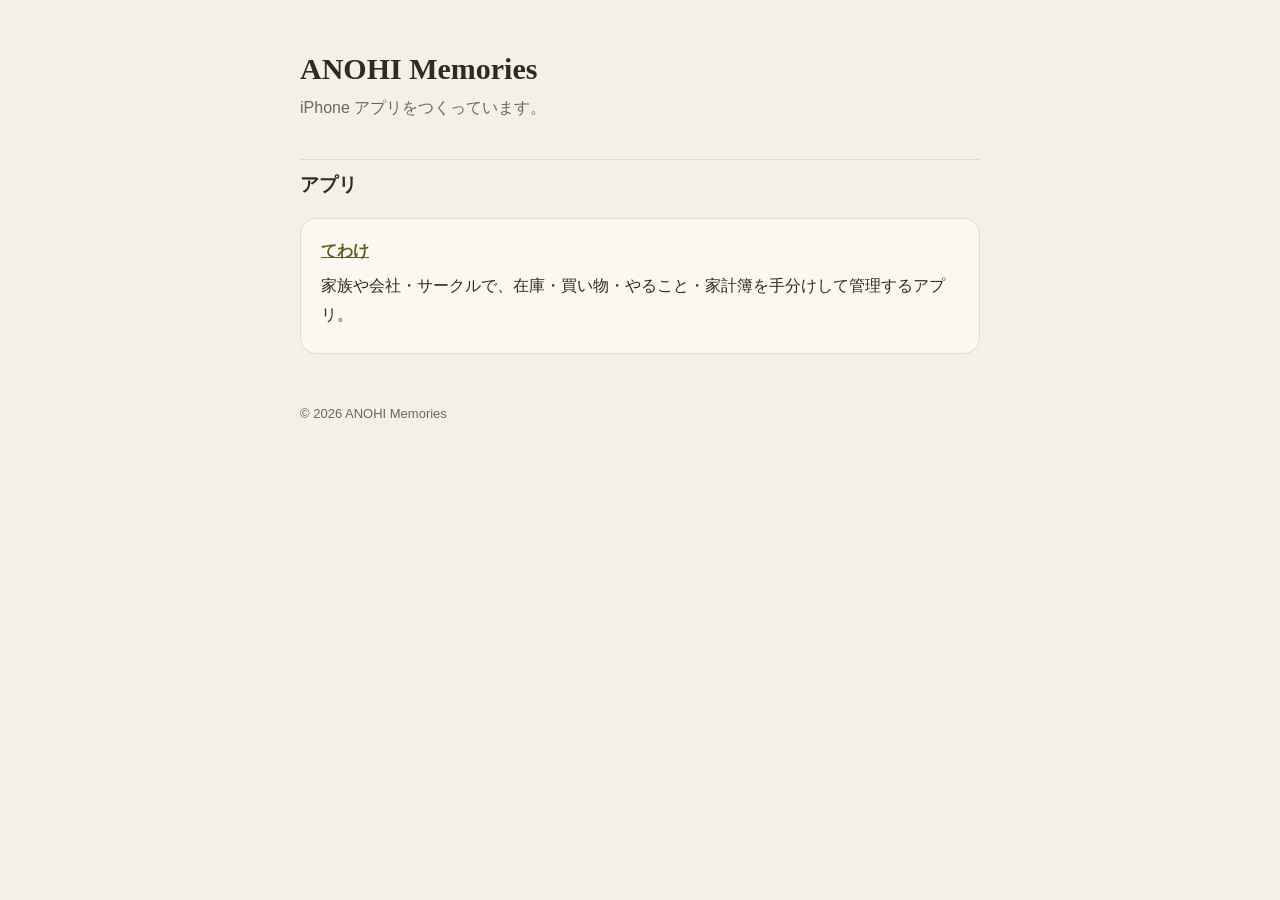
<file: index.html>
<!doctype html>
<html lang="ja">
<head>
<meta charset="utf-8">
<meta name="viewport" content="width=device-width, initial-scale=1">
<title>ANOHI Memories</title>
<link rel="stylesheet" href="style.css">
</head>
<body>
<main>
<h1>ANOHI Memories</h1>
<p class="lead">iPhone アプリをつくっています。</p>

<h2>アプリ</h2>
<div class="card">
  <h3 style="margin-top:0"><a href="tewake/">てわけ</a></h3>
  <p>家族や会社・サークルで、在庫・買い物・やること・家計簿を手分けして管理するアプリ。</p>
</div>

<footer>
  <p>© 2026 ANOHI Memories</p>
</footer>
</main>
</body>
</html>
</file>
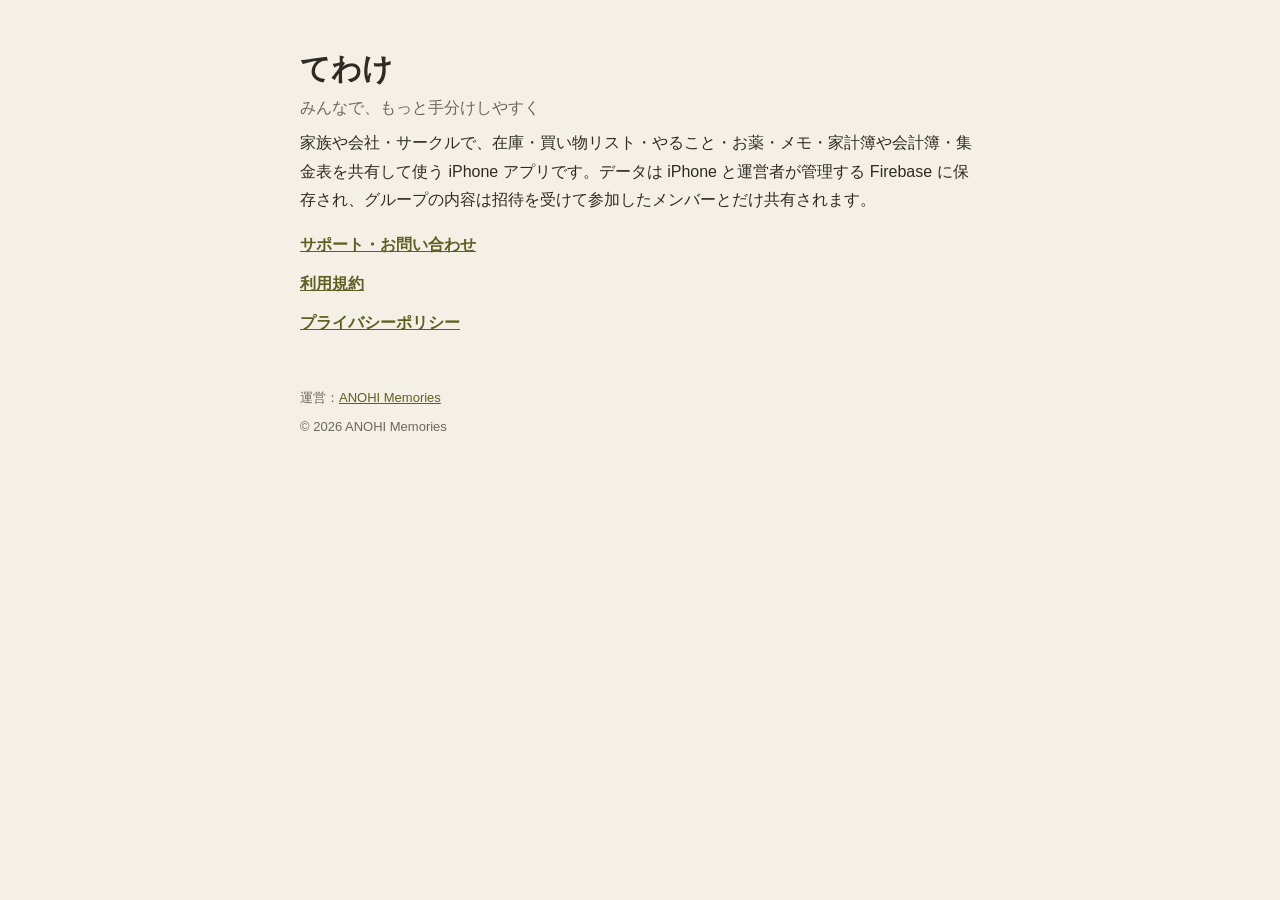
<file: tewake/index.html>
<!doctype html>
<html lang="ja">
<head>
<meta charset="utf-8">
<meta name="viewport" content="width=device-width, initial-scale=1">
<title>てわけ</title>
<meta name="description" content="家族や会社・サークルで、在庫・買い物・やること・家計簿を手分けして管理する iPhone アプリ">
<link rel="stylesheet" href="../style.css">
</head>
<body>
<main>
<h1>てわけ</h1>
<p class="lead">みんなで、もっと手分けしやすく</p>

<p>家族や会社・サークルで、在庫・買い物リスト・やること・お薬・メモ・家計簿や会計簿・集金表を共有して使う iPhone アプリです。データは iPhone と運営者が管理する Firebase に保存され、グループの内容は招待を受けて参加したメンバーとだけ共有されます。</p>

<ul class="links">
  <li><a href="support.html">サポート・お問い合わせ</a></li>
  <li><a href="terms.html">利用規約</a></li>
  <li><a href="privacy.html">プライバシーポリシー</a></li>
</ul>

<footer>
  <p>運営：<a href="../">ANOHI Memories</a></p>
  <p>© 2026 ANOHI Memories</p>
</footer>
</main>
</body>
</html>
</file>
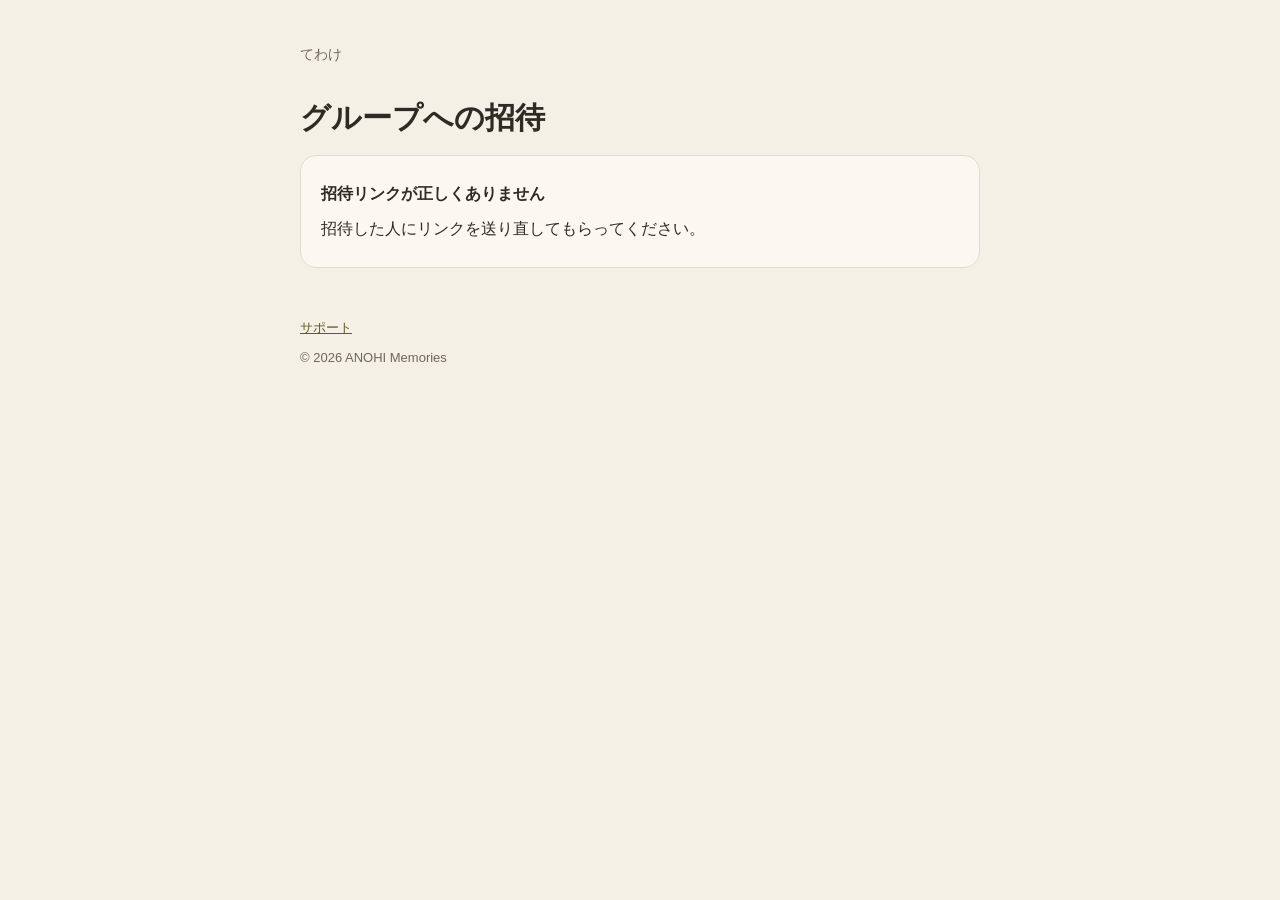
<file: tewake/join.html>
<!doctype html>
<html lang="ja">
<head>
<meta charset="utf-8">
<meta name="viewport" content="width=device-width, initial-scale=1">
<meta name="referrer" content="no-referrer">
<title>グループへの招待｜てわけ</title>
<link rel="stylesheet" href="../style.css">
</head>
<body>
<main>
<header class="site"><a class="brand" href="./">てわけ</a></header>

<h1>グループへの招待</h1>

<div id="invite" hidden>
  <p class="lead">てわけのグループに招待されています</p>

  <div class="card">
    <p><a class="button" id="open-app">アプリで開く</a></p>
    <p>アプリをお持ちでない方は、<a id="app-store">てわけの案内ページ</a>をご覧ください。インストールしたら、この招待リンクをもう一度開いてください。</p>
  </div>

  <h2>アプリが開かないとき</h2>
  <p>LINEの中で開いたときは、メニューからSafariで開き、「アプリで開く」を押してください。</p>
</div>

<div class="card" id="invalid-invite" hidden>
  <p><strong>招待リンクが正しくありません</strong></p>
  <p>招待した人にリンクを送り直してもらってください。</p>
</div>

<noscript><p>招待リンクを確認するには、JavaScriptを有効にしてページを開き直してください。</p></noscript>

<footer>
  <p><a href="support.html">サポート</a></p>
  <p>© 2026 ANOHI Memories</p>
</footer>
</main>
<script>
  // 公開後に App Store の URL に替える。
  const APP_STORE_URL = "./";
  const codes = new URLSearchParams(window.location.search).getAll("c");

  if (codes.length === 1 && /^[A-Za-z0-9]{22,64}$/.test(codes[0])) {
    document.getElementById("open-app").href = "tewake://join?c=" + codes[0];

    const appStoreLink = document.getElementById("app-store");
    appStoreLink.href = APP_STORE_URL;
    appStoreLink.textContent = APP_STORE_URL === "./" ? "てわけの案内ページ" : "App Store";

    document.getElementById("invite").hidden = false;
  } else {
    document.getElementById("invalid-invite").hidden = false;
  }
</script>
</body>
</html>
</file>
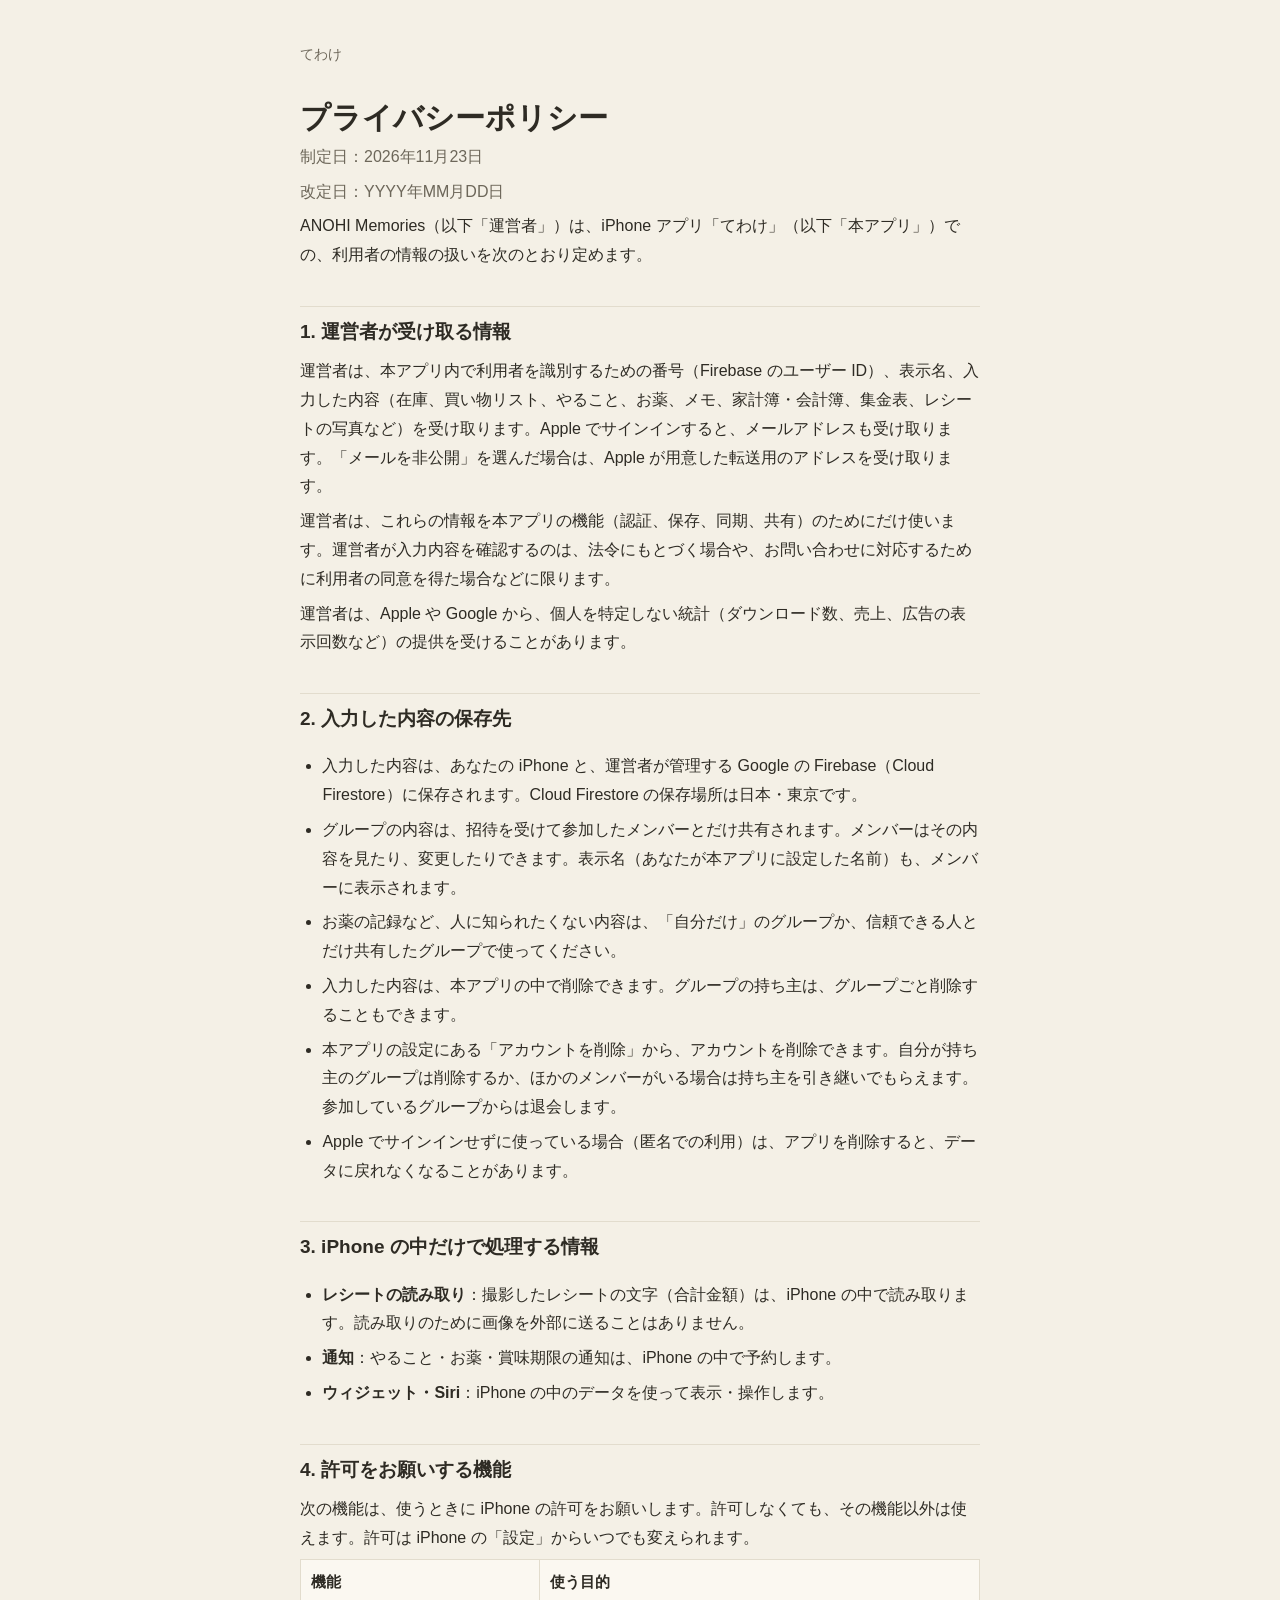
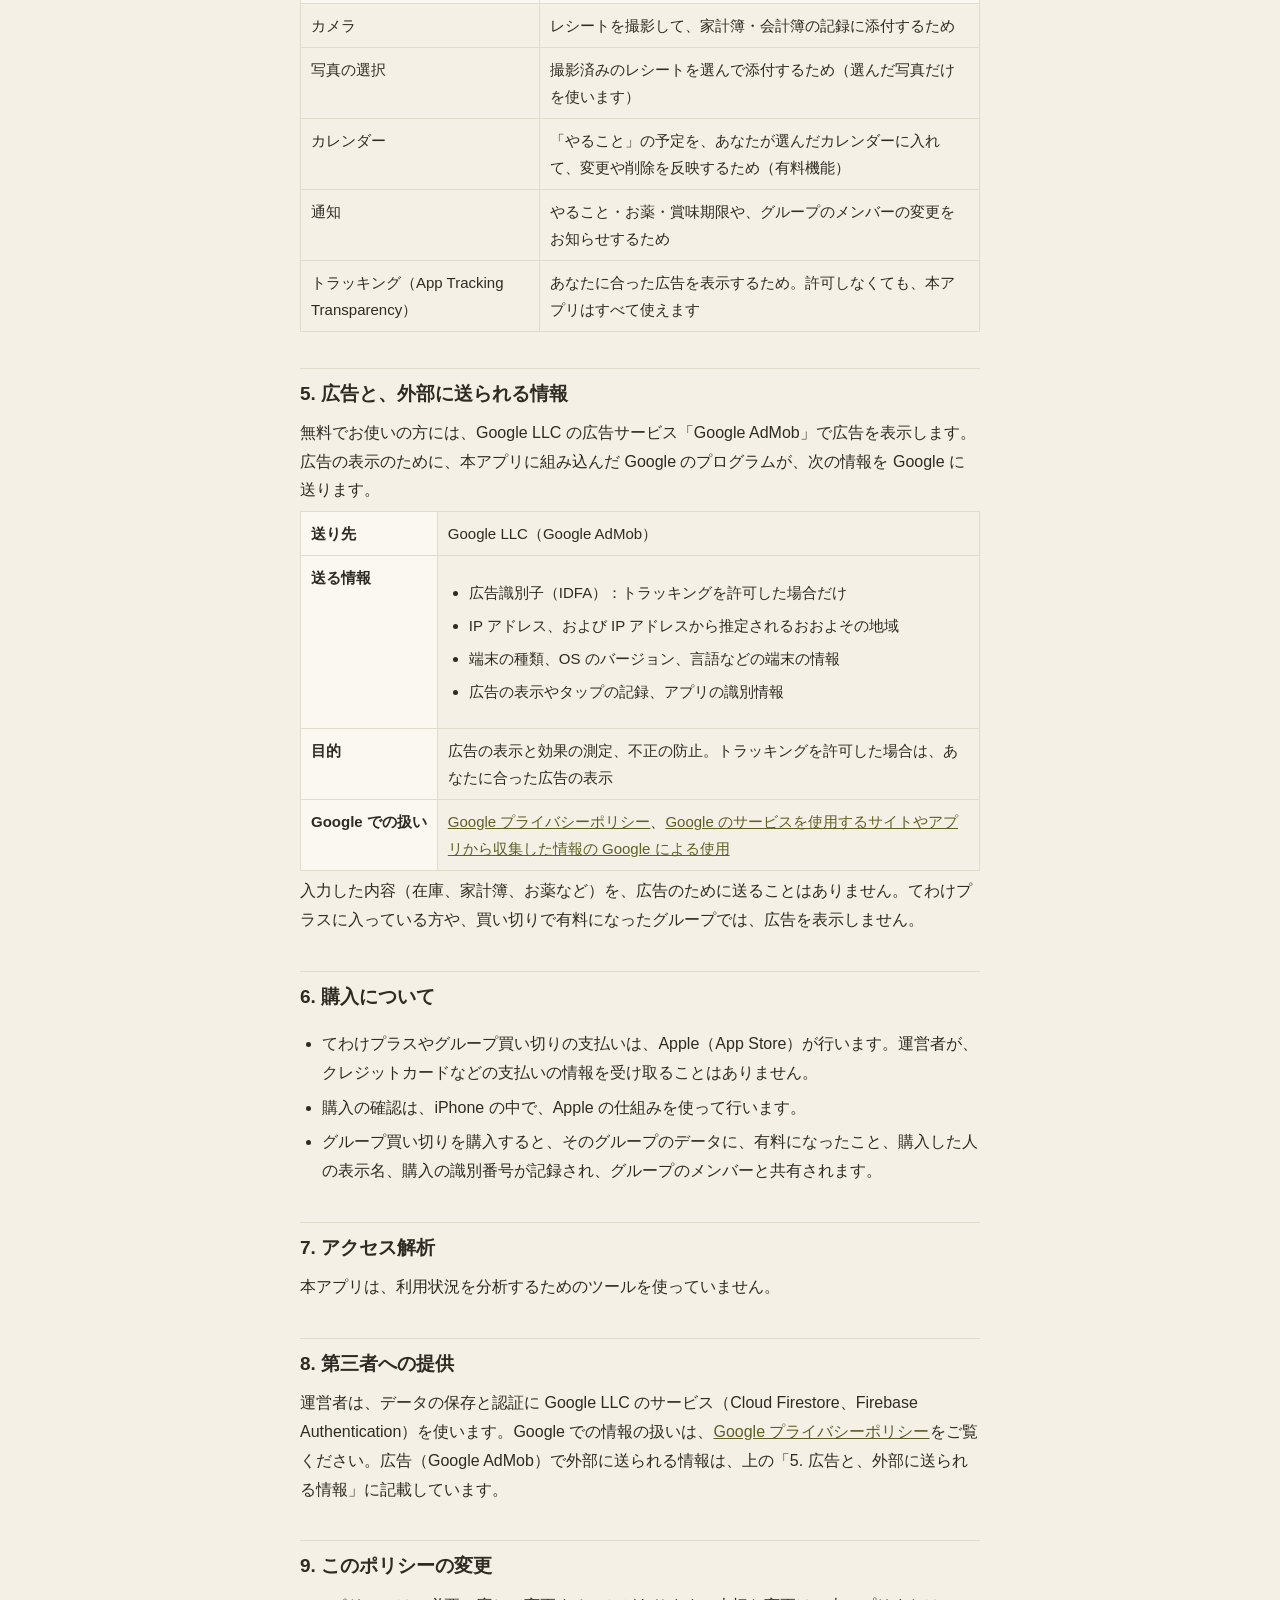
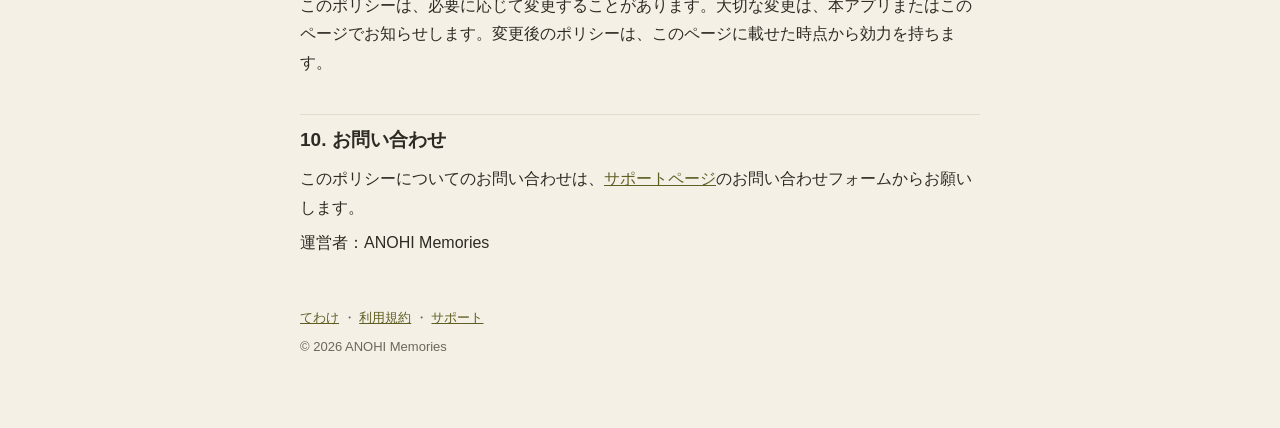
<file: tewake/privacy.html>
<!doctype html>
<html lang="ja">
<head>
<meta charset="utf-8">
<meta name="viewport" content="width=device-width, initial-scale=1">
<title>プライバシーポリシー｜てわけ</title>
<link rel="stylesheet" href="../style.css">
</head>
<body>
<main>
<header class="site"><a class="brand" href="./">てわけ</a></header>

<h1>プライバシーポリシー</h1>
<p class="lead">制定日：2026年11月23日</p>
<p class="lead">改定日：YYYY年MM月DD日</p>

<p>ANOHI Memories（以下「運営者」）は、iPhone アプリ「てわけ」（以下「本アプリ」）での、利用者の情報の扱いを次のとおり定めます。</p>

<h2>1. 運営者が受け取る情報</h2>
<p>運営者は、本アプリ内で利用者を識別するための番号（Firebase のユーザー ID）、表示名、入力した内容（在庫、買い物リスト、やること、お薬、メモ、家計簿・会計簿、集金表、レシートの写真など）を受け取ります。Apple でサインインすると、メールアドレスも受け取ります。「メールを非公開」を選んだ場合は、Apple が用意した転送用のアドレスを受け取ります。</p>
<p>運営者は、これらの情報を本アプリの機能（認証、保存、同期、共有）のためにだけ使います。運営者が入力内容を確認するのは、法令にもとづく場合や、お問い合わせに対応するために利用者の同意を得た場合などに限ります。</p>
<p>運営者は、Apple や Google から、個人を特定しない統計（ダウンロード数、売上、広告の表示回数など）の提供を受けることがあります。</p>

<h2>2. 入力した内容の保存先</h2>
<ul>
  <li>入力した内容は、あなたの iPhone と、運営者が管理する Google の Firebase（Cloud Firestore）に保存されます。Cloud Firestore の保存場所は日本・東京です。</li>
  <li>グループの内容は、招待を受けて参加したメンバーとだけ共有されます。メンバーはその内容を見たり、変更したりできます。表示名（あなたが本アプリに設定した名前）も、メンバーに表示されます。</li>
  <li>お薬の記録など、人に知られたくない内容は、「自分だけ」のグループか、信頼できる人とだけ共有したグループで使ってください。</li>
  <li>入力した内容は、本アプリの中で削除できます。グループの持ち主は、グループごと削除することもできます。</li>
  <li>本アプリの設定にある「アカウントを削除」から、アカウントを削除できます。自分が持ち主のグループは削除するか、ほかのメンバーがいる場合は持ち主を引き継いでもらえます。参加しているグループからは退会します。</li>
  <li>Apple でサインインせずに使っている場合（匿名での利用）は、アプリを削除すると、データに戻れなくなることがあります。</li>
</ul>

<h2>3. iPhone の中だけで処理する情報</h2>
<ul>
  <li><strong>レシートの読み取り</strong>：撮影したレシートの文字（合計金額）は、iPhone の中で読み取ります。読み取りのために画像を外部に送ることはありません。</li>
  <li><strong>通知</strong>：やること・お薬・賞味期限の通知は、iPhone の中で予約します。</li>
  <li><strong>ウィジェット・Siri</strong>：iPhone の中のデータを使って表示・操作します。</li>
</ul>

<h2>4. 許可をお願いする機能</h2>
<p>次の機能は、使うときに iPhone の許可をお願いします。許可しなくても、その機能以外は使えます。許可は iPhone の「設定」からいつでも変えられます。</p>
<div class="table-wrap">
<table>
  <tr><th>機能</th><th>使う目的</th></tr>
  <tr><td>カメラ</td><td>レシートを撮影して、家計簿・会計簿の記録に添付するため</td></tr>
  <tr><td>写真の選択</td><td>撮影済みのレシートを選んで添付するため（選んだ写真だけを使います）</td></tr>
  <tr><td>カレンダー</td><td>「やること」の予定を、あなたが選んだカレンダーに入れて、変更や削除を反映するため（有料機能）</td></tr>
  <tr><td>通知</td><td>やること・お薬・賞味期限や、グループのメンバーの変更をお知らせするため</td></tr>
  <tr><td>トラッキング（App Tracking Transparency）</td><td>あなたに合った広告を表示するため。許可しなくても、本アプリはすべて使えます</td></tr>
</table>
</div>

<h2>5. 広告と、外部に送られる情報</h2>
<p>無料でお使いの方には、Google LLC の広告サービス「Google AdMob」で広告を表示します。広告の表示のために、本アプリに組み込んだ Google のプログラムが、次の情報を Google に送ります。</p>
<div class="table-wrap">
<table>
  <tr><th>送り先</th><td>Google LLC（Google AdMob）</td></tr>
  <tr><th>送る情報</th><td>
    <ul>
      <li>広告識別子（IDFA）：トラッキングを許可した場合だけ</li>
      <li>IP アドレス、および IP アドレスから推定されるおおよその地域</li>
      <li>端末の種類、OS のバージョン、言語などの端末の情報</li>
      <li>広告の表示やタップの記録、アプリの識別情報</li>
    </ul>
  </td></tr>
  <tr><th>目的</th><td>広告の表示と効果の測定、不正の防止。トラッキングを許可した場合は、あなたに合った広告の表示</td></tr>
  <tr><th>Google での扱い</th><td><a href="https://policies.google.com/privacy?hl=ja">Google プライバシーポリシー</a>、<a href="https://policies.google.com/technologies/partner-sites?hl=ja">Google のサービスを使用するサイトやアプリから収集した情報の Google による使用</a></td></tr>
</table>
</div>
<p>入力した内容（在庫、家計簿、お薬など）を、広告のために送ることはありません。てわけプラスに入っている方や、買い切りで有料になったグループでは、広告を表示しません。</p>

<h2>6. 購入について</h2>
<ul>
  <li>てわけプラスやグループ買い切りの支払いは、Apple（App Store）が行います。運営者が、クレジットカードなどの支払いの情報を受け取ることはありません。</li>
  <li>購入の確認は、iPhone の中で、Apple の仕組みを使って行います。</li>
  <li>グループ買い切りを購入すると、そのグループのデータに、有料になったこと、購入した人の表示名、購入の識別番号が記録され、グループのメンバーと共有されます。</li>
</ul>

<h2>7. アクセス解析</h2>
<p>本アプリは、利用状況を分析するためのツールを使っていません。</p>

<h2>8. 第三者への提供</h2>
<p>運営者は、データの保存と認証に Google LLC のサービス（Cloud Firestore、Firebase Authentication）を使います。Google での情報の扱いは、<a href="https://policies.google.com/privacy?hl=ja">Google プライバシーポリシー</a>をご覧ください。広告（Google AdMob）で外部に送られる情報は、上の「5. 広告と、外部に送られる情報」に記載しています。</p>

<h2>9. このポリシーの変更</h2>
<p>このポリシーは、必要に応じて変更することがあります。大切な変更は、本アプリまたはこのページでお知らせします。変更後のポリシーは、このページに載せた時点から効力を持ちます。</p>

<h2>10. お問い合わせ</h2>
<p>このポリシーについてのお問い合わせは、<a href="support.html">サポートページ</a>のお問い合わせフォームからお願いします。</p>

<p>運営者：ANOHI Memories</p>

<footer>
  <p><a href="./">てわけ</a> ・ <a href="terms.html">利用規約</a> ・ <a href="support.html">サポート</a></p>
  <p>© 2026 ANOHI Memories</p>
</footer>
</main>
</body>
</html>
</file>
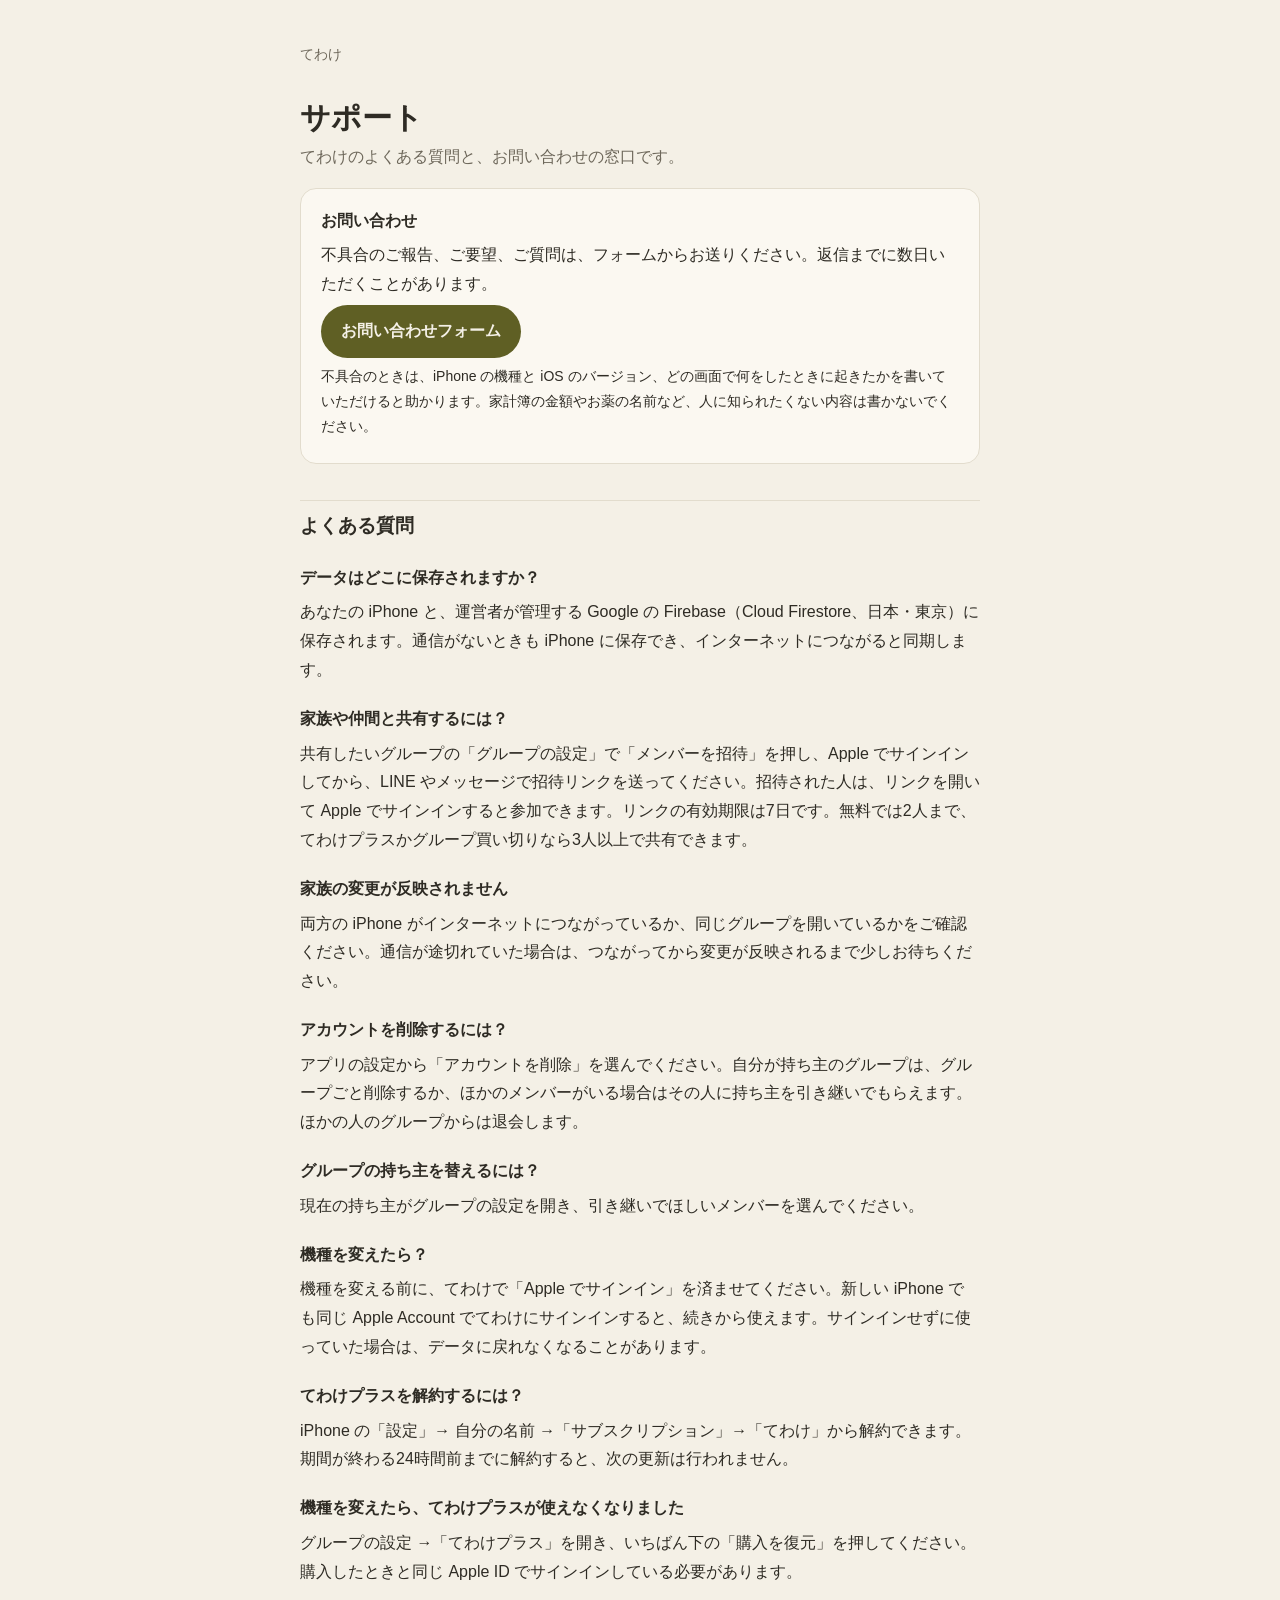
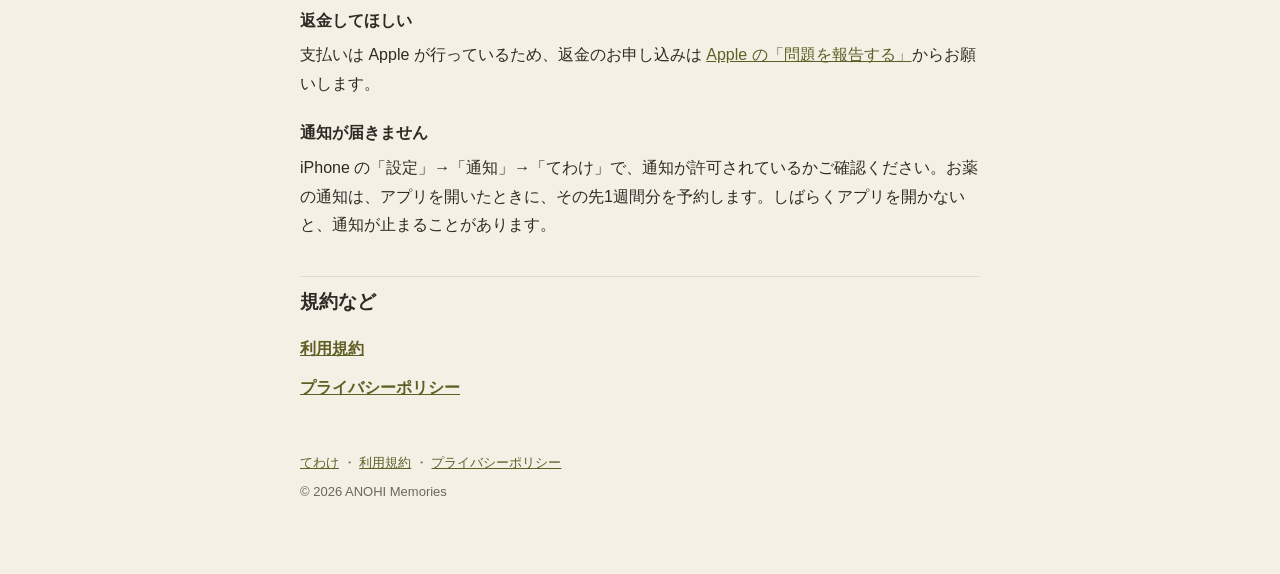
<file: tewake/support.html>
<!doctype html>
<html lang="ja">
<head>
<meta charset="utf-8">
<meta name="viewport" content="width=device-width, initial-scale=1">
<title>サポート｜てわけ</title>
<link rel="stylesheet" href="../style.css">
</head>
<body>
<main>
<header class="site"><a class="brand" href="./">てわけ</a></header>

<h1>サポート</h1>
<p class="lead">てわけのよくある質問と、お問い合わせの窓口です。</p>

<div class="card">
  <h3 style="margin-top:0">お問い合わせ</h3>
  <p>不具合のご報告、ご要望、ご質問は、フォームからお送りください。返信までに数日いただくことがあります。</p>
  <p><a class="button" href="https://forms.gle/gqvyqCafTuRe7HkE6">お問い合わせフォーム</a></p>
  <p style="font-size:14px">不具合のときは、iPhone の機種と iOS のバージョン、どの画面で何をしたときに起きたかを書いていただけると助かります。家計簿の金額やお薬の名前など、人に知られたくない内容は書かないでください。</p>
</div>

<h2>よくある質問</h2>

<h3>データはどこに保存されますか？</h3>
<p>あなたの iPhone と、運営者が管理する Google の Firebase（Cloud Firestore、日本・東京）に保存されます。通信がないときも iPhone に保存でき、インターネットにつながると同期します。</p>

<h3>家族や仲間と共有するには？</h3>
<p>共有したいグループの「グループの設定」で「メンバーを招待」を押し、Apple でサインインしてから、LINE やメッセージで招待リンクを送ってください。招待された人は、リンクを開いて Apple でサインインすると参加できます。リンクの有効期限は7日です。無料では2人まで、てわけプラスかグループ買い切りなら3人以上で共有できます。</p>

<h3>家族の変更が反映されません</h3>
<p>両方の iPhone がインターネットにつながっているか、同じグループを開いているかをご確認ください。通信が途切れていた場合は、つながってから変更が反映されるまで少しお待ちください。</p>

<h3>アカウントを削除するには？</h3>
<p>アプリの設定から「アカウントを削除」を選んでください。自分が持ち主のグループは、グループごと削除するか、ほかのメンバーがいる場合はその人に持ち主を引き継いでもらえます。ほかの人のグループからは退会します。</p>

<h3>グループの持ち主を替えるには？</h3>
<p>現在の持ち主がグループの設定を開き、引き継いでほしいメンバーを選んでください。</p>

<h3>機種を変えたら？</h3>
<p>機種を変える前に、てわけで「Apple でサインイン」を済ませてください。新しい iPhone でも同じ Apple Account でてわけにサインインすると、続きから使えます。サインインせずに使っていた場合は、データに戻れなくなることがあります。</p>

<h3>てわけプラスを解約するには？</h3>
<p>iPhone の「設定」→ 自分の名前 →「サブスクリプション」→「てわけ」から解約できます。期間が終わる24時間前までに解約すると、次の更新は行われません。</p>

<h3>機種を変えたら、てわけプラスが使えなくなりました</h3>
<p>グループの設定 →「てわけプラス」を開き、いちばん下の「購入を復元」を押してください。購入したときと同じ Apple ID でサインインしている必要があります。</p>

<h3>返金してほしい</h3>
<p>支払いは Apple が行っているため、返金のお申し込みは <a href="https://reportaproblem.apple.com/">Apple の「問題を報告する」</a>からお願いします。</p>

<h3>通知が届きません</h3>
<p>iPhone の「設定」→「通知」→「てわけ」で、通知が許可されているかご確認ください。お薬の通知は、アプリを開いたときに、その先1週間分を予約します。しばらくアプリを開かないと、通知が止まることがあります。</p>

<h2>規約など</h2>
<ul class="links">
  <li><a href="terms.html">利用規約</a></li>
  <li><a href="privacy.html">プライバシーポリシー</a></li>
</ul>

<footer>
  <p><a href="./">てわけ</a> ・ <a href="terms.html">利用規約</a> ・ <a href="privacy.html">プライバシーポリシー</a></p>
  <p>© 2026 ANOHI Memories</p>
</footer>
</main>
</body>
</html>
</file>
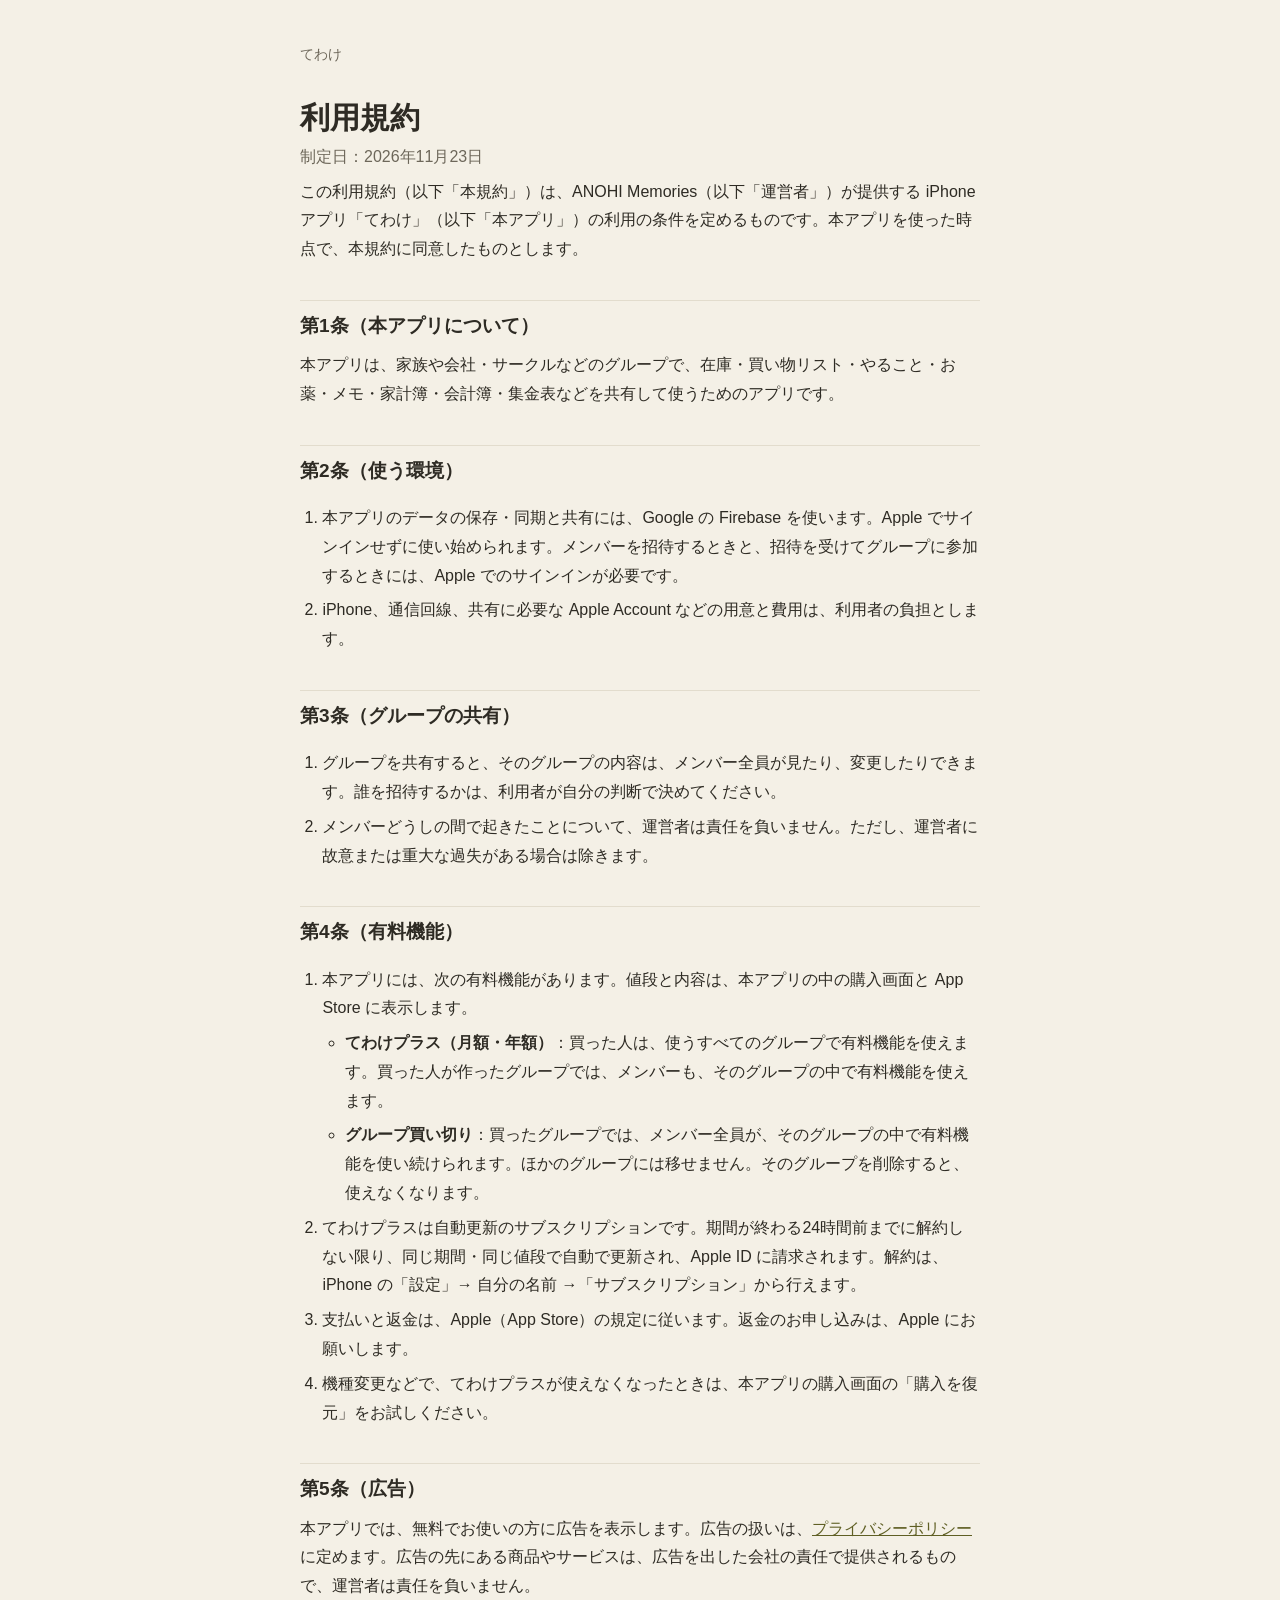
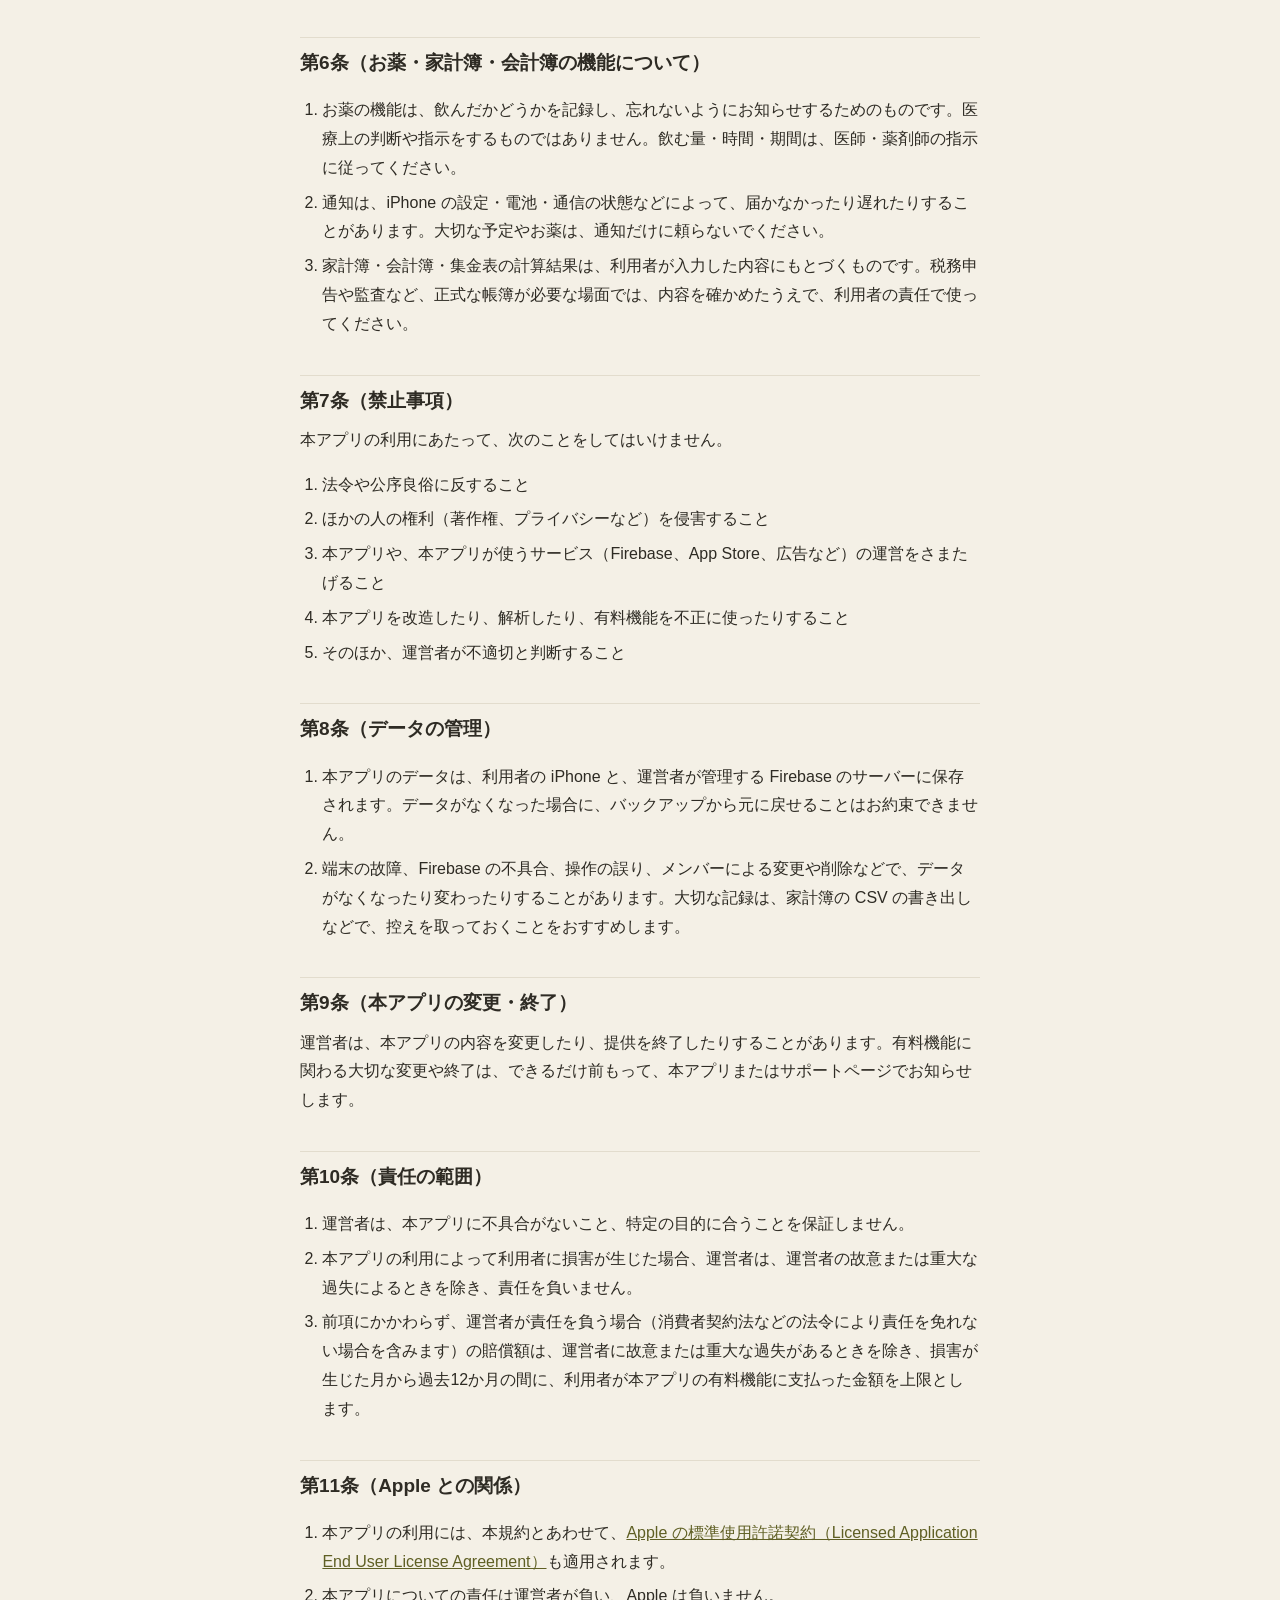
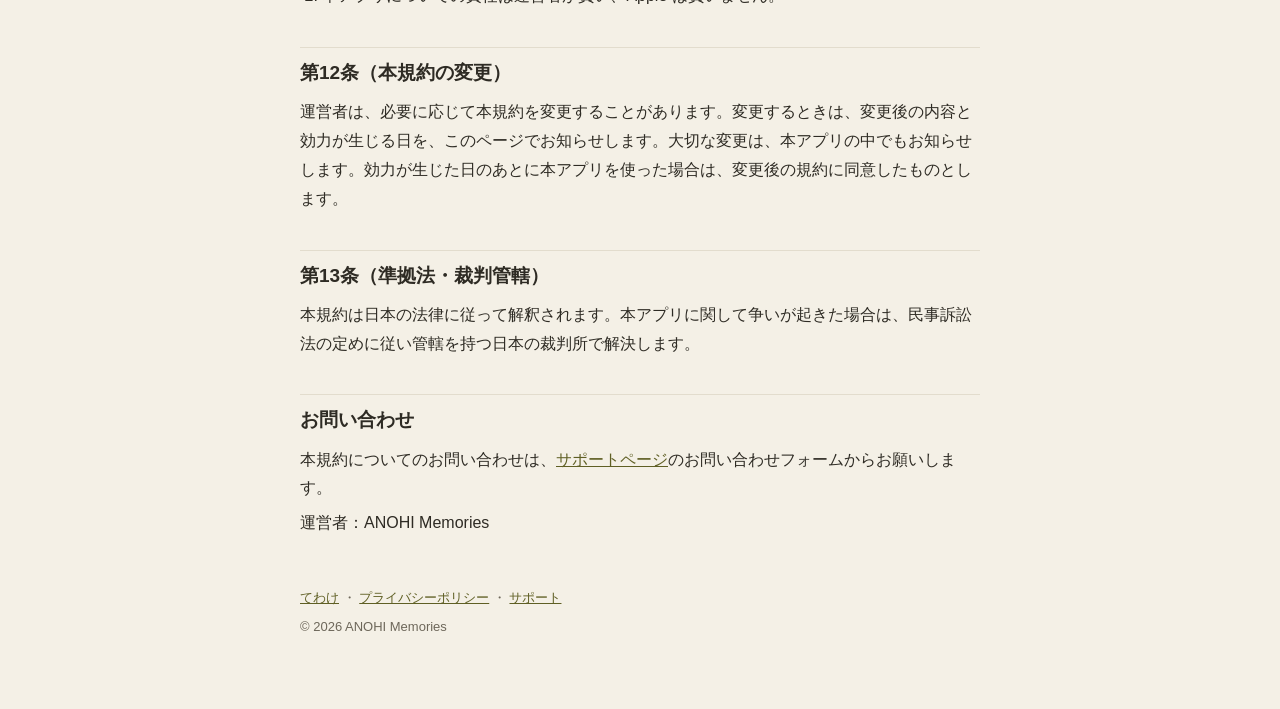
<file: tewake/terms.html>
<!doctype html>
<html lang="ja">
<head>
<meta charset="utf-8">
<meta name="viewport" content="width=device-width, initial-scale=1">
<title>利用規約｜てわけ</title>
<link rel="stylesheet" href="../style.css">
</head>
<body>
<main>
<header class="site"><a class="brand" href="./">てわけ</a></header>

<h1>利用規約</h1>
<p class="lead">制定日：2026年11月23日</p>

<p>この利用規約（以下「本規約」）は、ANOHI Memories（以下「運営者」）が提供する iPhone アプリ「てわけ」（以下「本アプリ」）の利用の条件を定めるものです。本アプリを使った時点で、本規約に同意したものとします。</p>

<h2>第1条（本アプリについて）</h2>
<p>本アプリは、家族や会社・サークルなどのグループで、在庫・買い物リスト・やること・お薬・メモ・家計簿・会計簿・集金表などを共有して使うためのアプリです。</p>

<h2>第2条（使う環境）</h2>
<ol>
  <li>本アプリのデータの保存・同期と共有には、Google の Firebase を使います。Apple でサインインせずに使い始められます。メンバーを招待するときと、招待を受けてグループに参加するときには、Apple でのサインインが必要です。</li>
  <li>iPhone、通信回線、共有に必要な Apple Account などの用意と費用は、利用者の負担とします。</li>
</ol>

<h2>第3条（グループの共有）</h2>
<ol>
  <li>グループを共有すると、そのグループの内容は、メンバー全員が見たり、変更したりできます。誰を招待するかは、利用者が自分の判断で決めてください。</li>
  <li>メンバーどうしの間で起きたことについて、運営者は責任を負いません。ただし、運営者に故意または重大な過失がある場合は除きます。</li>
</ol>

<h2>第4条（有料機能）</h2>
<ol>
  <li>本アプリには、次の有料機能があります。値段と内容は、本アプリの中の購入画面と App Store に表示します。
    <ul>
      <li><strong>てわけプラス（月額・年額）</strong>：買った人は、使うすべてのグループで有料機能を使えます。買った人が作ったグループでは、メンバーも、そのグループの中で有料機能を使えます。</li>
      <li><strong>グループ買い切り</strong>：買ったグループでは、メンバー全員が、そのグループの中で有料機能を使い続けられます。ほかのグループには移せません。そのグループを削除すると、使えなくなります。</li>
    </ul>
  </li>
  <li>てわけプラスは自動更新のサブスクリプションです。期間が終わる24時間前までに解約しない限り、同じ期間・同じ値段で自動で更新され、Apple ID に請求されます。解約は、iPhone の「設定」→ 自分の名前 →「サブスクリプション」から行えます。</li>
  <li>支払いと返金は、Apple（App Store）の規定に従います。返金のお申し込みは、Apple にお願いします。</li>
  <li>機種変更などで、てわけプラスが使えなくなったときは、本アプリの購入画面の「購入を復元」をお試しください。</li>
</ol>

<h2>第5条（広告）</h2>
<p>本アプリでは、無料でお使いの方に広告を表示します。広告の扱いは、<a href="privacy.html">プライバシーポリシー</a>に定めます。広告の先にある商品やサービスは、広告を出した会社の責任で提供されるもので、運営者は責任を負いません。</p>

<h2>第6条（お薬・家計簿・会計簿の機能について）</h2>
<ol>
  <li>お薬の機能は、飲んだかどうかを記録し、忘れないようにお知らせするためのものです。医療上の判断や指示をするものではありません。飲む量・時間・期間は、医師・薬剤師の指示に従ってください。</li>
  <li>通知は、iPhone の設定・電池・通信の状態などによって、届かなかったり遅れたりすることがあります。大切な予定やお薬は、通知だけに頼らないでください。</li>
  <li>家計簿・会計簿・集金表の計算結果は、利用者が入力した内容にもとづくものです。税務申告や監査など、正式な帳簿が必要な場面では、内容を確かめたうえで、利用者の責任で使ってください。</li>
</ol>

<h2>第7条（禁止事項）</h2>
<p>本アプリの利用にあたって、次のことをしてはいけません。</p>
<ol>
  <li>法令や公序良俗に反すること</li>
  <li>ほかの人の権利（著作権、プライバシーなど）を侵害すること</li>
  <li>本アプリや、本アプリが使うサービス（Firebase、App Store、広告など）の運営をさまたげること</li>
  <li>本アプリを改造したり、解析したり、有料機能を不正に使ったりすること</li>
  <li>そのほか、運営者が不適切と判断すること</li>
</ol>

<h2>第8条（データの管理）</h2>
<ol>
  <li>本アプリのデータは、利用者の iPhone と、運営者が管理する Firebase のサーバーに保存されます。データがなくなった場合に、バックアップから元に戻せることはお約束できません。</li>
  <li>端末の故障、Firebase の不具合、操作の誤り、メンバーによる変更や削除などで、データがなくなったり変わったりすることがあります。大切な記録は、家計簿の CSV の書き出しなどで、控えを取っておくことをおすすめします。</li>
</ol>

<h2>第9条（本アプリの変更・終了）</h2>
<p>運営者は、本アプリの内容を変更したり、提供を終了したりすることがあります。有料機能に関わる大切な変更や終了は、できるだけ前もって、本アプリまたはサポートページでお知らせします。</p>

<h2>第10条（責任の範囲）</h2>
<ol>
  <li>運営者は、本アプリに不具合がないこと、特定の目的に合うことを保証しません。</li>
  <li>本アプリの利用によって利用者に損害が生じた場合、運営者は、運営者の故意または重大な過失によるときを除き、責任を負いません。</li>
  <li>前項にかかわらず、運営者が責任を負う場合（消費者契約法などの法令により責任を免れない場合を含みます）の賠償額は、運営者に故意または重大な過失があるときを除き、損害が生じた月から過去12か月の間に、利用者が本アプリの有料機能に支払った金額を上限とします。</li>
</ol>

<h2>第11条（Apple との関係）</h2>
<ol>
  <li>本アプリの利用には、本規約とあわせて、<a href="https://www.apple.com/legal/internet-services/itunes/dev/stdeula/">Apple の標準使用許諾契約（Licensed Application End User License Agreement）</a>も適用されます。</li>
  <li>本アプリについての責任は運営者が負い、Apple は負いません。</li>
</ol>

<h2>第12条（本規約の変更）</h2>
<p>運営者は、必要に応じて本規約を変更することがあります。変更するときは、変更後の内容と効力が生じる日を、このページでお知らせします。大切な変更は、本アプリの中でもお知らせします。効力が生じた日のあとに本アプリを使った場合は、変更後の規約に同意したものとします。</p>

<h2>第13条（準拠法・裁判管轄）</h2>
<p>本規約は日本の法律に従って解釈されます。本アプリに関して争いが起きた場合は、民事訴訟法の定めに従い管轄を持つ日本の裁判所で解決します。</p>

<h2>お問い合わせ</h2>
<p>本規約についてのお問い合わせは、<a href="support.html">サポートページ</a>のお問い合わせフォームからお願いします。</p>

<p>運営者：ANOHI Memories</p>

<footer>
  <p><a href="./">てわけ</a> ・ <a href="privacy.html">プライバシーポリシー</a> ・ <a href="support.html">サポート</a></p>
  <p>© 2026 ANOHI Memories</p>
</footer>
</main>
</body>
</html>
</file>
<file: style.css>
:root {
  --bg: #f4f0e6;
  --card: #fbf8f1;
  --text: #2e2b24;
  --muted: #6d675a;
  --accent: #5f5f24;
  --line: #e2dccd;
  color-scheme: light dark;
}
@media (prefers-color-scheme: dark) {
  :root {
    --bg: #1d1c18;
    --card: #26241f;
    --text: #ece7da;
    --muted: #aaa391;
    --accent: #c4c27a;
    --line: #3a372f;
  }
}
* { box-sizing: border-box; }
body {
  margin: 0;
  background: var(--bg);
  color: var(--text);
  font-family: -apple-system, BlinkMacSystemFont, "Hiragino Sans", "Noto Sans JP", sans-serif;
  line-height: 1.8;
  font-size: 16px;
}
main { max-width: 720px; margin: 0 auto; padding: 40px 20px 64px; }
header.site { margin-bottom: 28px; }
header.site a.brand { color: var(--muted); text-decoration: none; font-size: 14px; }
h1 { font-family: "Hiragino Mincho ProN", "Noto Serif JP", serif; font-size: 30px; line-height: 1.4; margin: 8px 0 4px; }
h2 { font-size: 19px; margin: 36px 0 8px; padding-top: 8px; border-top: 1px solid var(--line); }
h3 { font-size: 16px; margin: 20px 0 4px; }
p, li { margin: 6px 0; }
ul, ol { padding-left: 1.4em; }
a { color: var(--accent); }
.lead { color: var(--muted); margin-top: 0; }
.card { background: var(--card); border: 1px solid var(--line); border-radius: 16px; padding: 18px 20px; margin: 16px 0; }
.links { list-style: none; padding: 0; }
.links li { margin: 10px 0; }
.links a { font-weight: 600; }
.button { display: inline-block; background: var(--accent); color: var(--bg); text-decoration: none; font-weight: 700; padding: 12px 20px; border-radius: 999px; }
table { border-collapse: collapse; width: 100%; font-size: 15px; }
th, td { border: 1px solid var(--line); padding: 8px 10px; text-align: left; vertical-align: top; }
th { background: var(--card); white-space: nowrap; }
.table-wrap { overflow-x: auto; }
footer { margin-top: 48px; color: var(--muted); font-size: 13px; }
</file>
